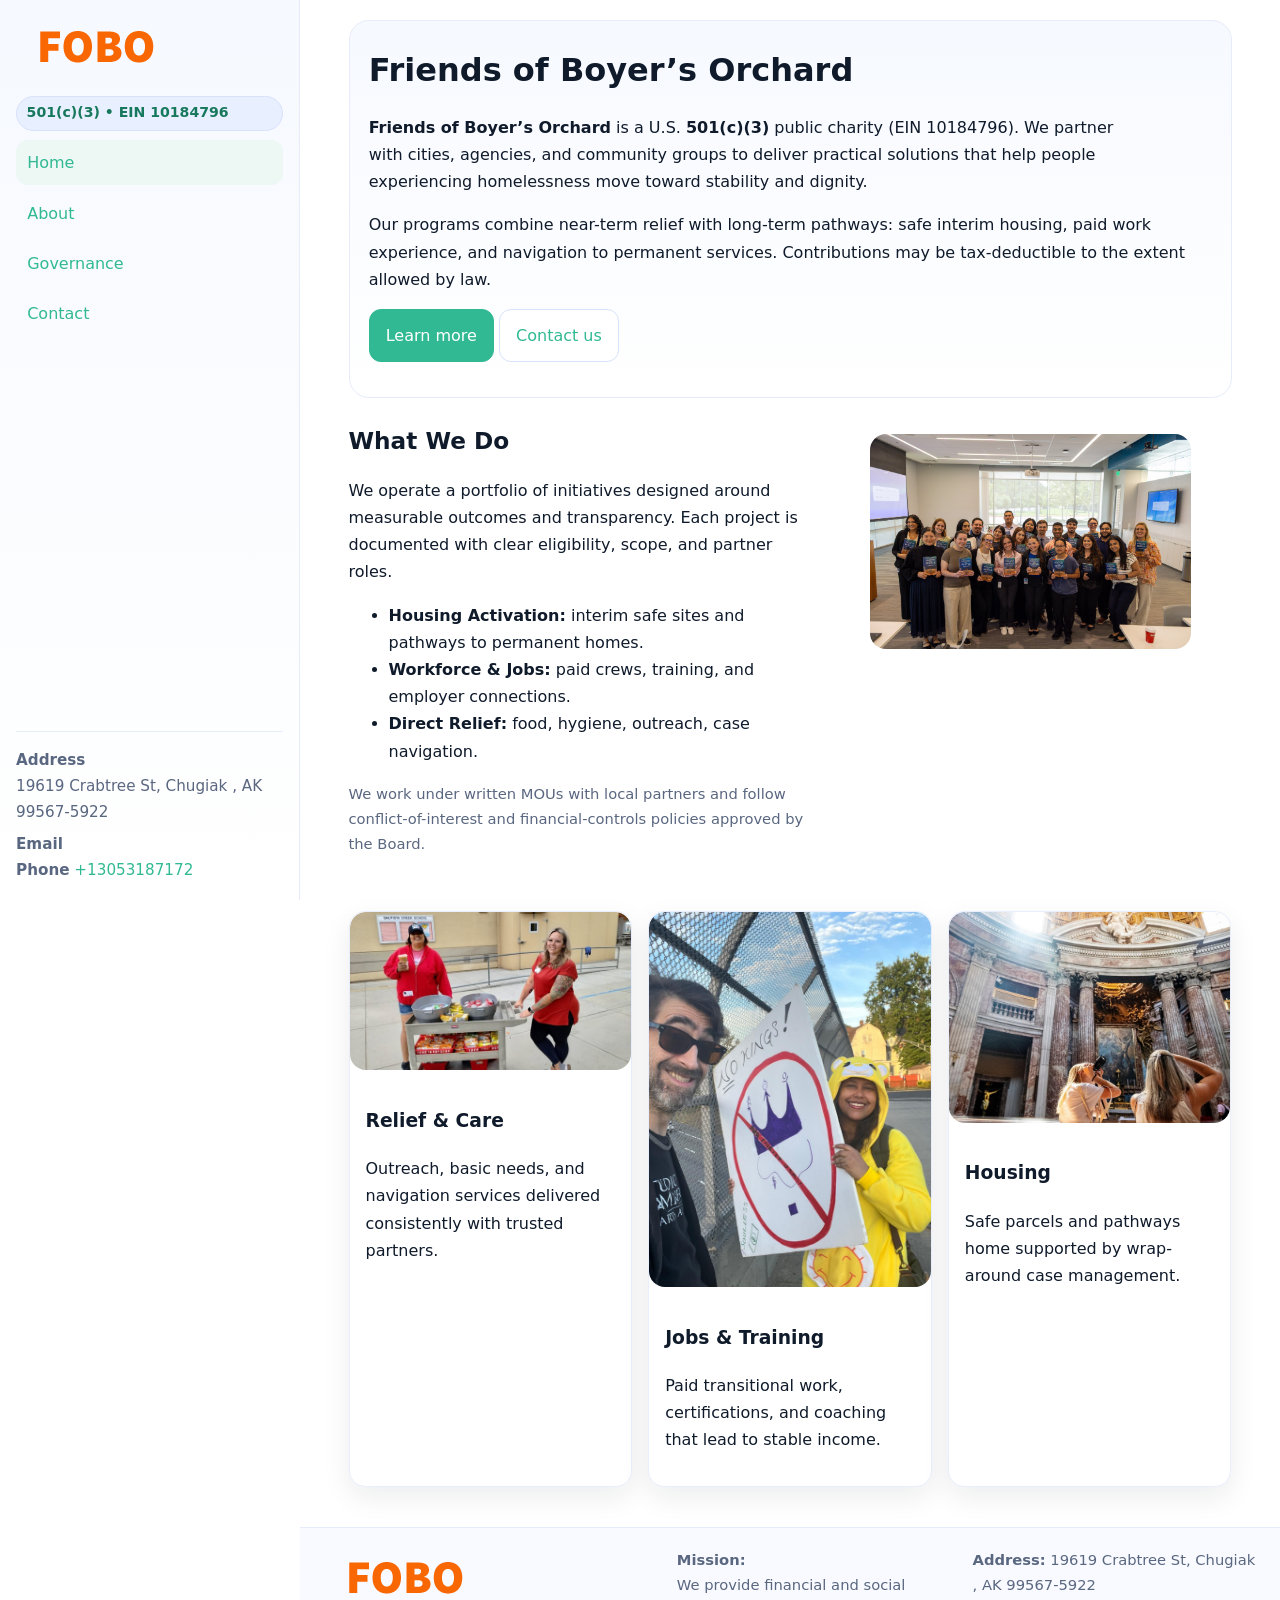
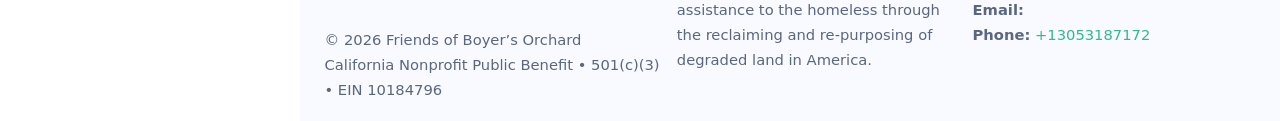
<file: index.html>
<!doctype html>
<html lang="en">
<head>
<meta charset="utf-8"/>
<meta name="viewport" content="width=device-width,initial-scale=1"/>
<title>Friends of Boyer’s Orchard – Nonprofit • 2025</title>
<link rel="stylesheet" href="assets/styles.css"/>
<link rel="icon" href="images/logo.png">
<meta name="data-ein" content="10184796"><meta name="data-name" content="Friends of Boyer’s Orchard">
<meta name="data-email" content=""><meta name="data-phone" content="+13053187172">
<meta name="data-address" content="19619 Crabtree St,
Chugiak , AK 99567-5922"><meta name="data-map" content="19619+Crabtree+St,+Chugiak+,+AK+99567-5922">
  <meta name="description" content="We are a 501(c)(3) organization advancing community services, education, and direct relief through transparent programs, local partnerships, and measurable outcomes.">
<meta name="facebook-domain-verification" content="ukjvjagct0wprxdnbf07lkkl9zkt6m" />
</head>
<body>
<div style="position:absolute;left:-9999px;top:-9999px;opacity:0" data-uniq="{{UNIQUE_BLOB}}">
  <span>We are a 501(c)(3) organization advancing community services, education, and direct relief through transparent programs, local partnerships, and measurable outcomes.</span><svg width="12" height="12" viewBox="0 0 12 12" xmlns="http://www.w3.org/2000/svg"><circle cx="6" cy="6" r="5" fill="#047857"/></svg><img src="images/relief.jpg" width="1" height="1" alt="" loading="lazy"/>
</div>

<div class="app">
  <aside class="sidebar" aria-label="Sidebar">
    <div class="c40d6e82859"><img src="images/logo.png" alt="Friends of Boyer’s Orchard logo"></div>
    <span class="cee70163940">501(c)(3) • EIN 10184796</span>
    <nav class="ce0a4d88e87" aria-label="Main navigation">
      <a class="active" href="index.html">Home</a>
      <a href="about.html">About</a>
      <a href="governance.html">Governance</a>
      <a href="contact.html">Contact</a>
    </nav>
    <div class="contact">
      <div><strong>Address</strong><br>19619 Crabtree St,
Chugiak , AK 99567-5922</div>
      <div style="margin-top:.4rem"><strong>Email</strong> <a href="mailto:"></a></div>
      <div><strong>Phone</strong> <a href="tel:+13053187172">+13053187172</a></div>
    </div>
  </aside>

  <main>
    <div class="container">
      <section class="c8978d78cc7" aria-labelledby="home-title">
        <h1 id="home-title">Friends of Boyer’s Orchard</h1>
        <p class="caec3a038a7">
          <strong>Friends of Boyer’s Orchard</strong> is a U.S. <strong>501(c)(3)</strong> public charity (EIN 10184796).
          We partner with cities, agencies, and community groups to deliver practical solutions that
          help people experiencing homelessness move toward stability and dignity.
        </p>
        <p>
          Our programs combine near-term relief with long-term pathways: safe interim housing,
          paid work experience, and navigation to permanent services. Contributions may be
          tax-deductible to the extent allowed by law.
        </p>
        <p>
          <a class="c354a76d9ad btn-primary" href="about.html">Learn more</a>
          <a class="c354a76d9ad" href="contact.html">Contact us</a>
        </p>
      </section>

      <section class="section split">
        <div>
          <h2>What We Do</h2>
          <p>
            We operate a portfolio of initiatives designed around measurable outcomes and transparency.
            Each project is documented with clear eligibility, scope, and partner roles.
          </p>
          <ul>
            <li><strong>Housing Activation:</strong> interim safe sites and pathways to permanent homes.</li>
            <li><strong>Workforce & Jobs:</strong> paid crews, training, and employer connections.</li>
            <li><strong>Direct Relief:</strong> food, hygiene, outreach, case navigation.</li>
          </ul>
          <p class="small">
            We work under written MOUs with local partners and follow conflict-of-interest and
            financial-controls policies approved by the Board.
          </p>
        </div>
        <figure>
          <img src="images/hero.jpg" alt="Community program in action">
        </figure>
      </section>

      <section class="section grid-3" aria-label="Highlights">
        <article class="c3a6e81d481">
          <img src="images/relief.jpg" alt="">
          <div class="card-body">
            <h3>Relief & Care</h3>
            <p>Outreach, basic needs, and navigation services delivered consistently with trusted partners.</p>
          </div>
        </article>
        <article class="c3a6e81d481">
          <img src="images/jobs.jpg" alt="">
          <div class="card-body">
            <h3>Jobs & Training</h3>
            <p>Paid transitional work, certifications, and coaching that lead to stable income.</p>
          </div>
        </article>
        <article class="c3a6e81d481">
          <img src="images/land.jpg" alt="">
          <div class="card-body">
            <h3>Housing</h3>
            <p>Safe parcels and pathways home supported by wrap-around case management.</p>
          </div>
        </article>
      </section>
    </div>

    <footer class="footer">
      <div class="container grid">
        <div>
          <img src="images/logo.png" alt="" style="width:160px;height:auto;margin-bottom:.5rem">
          <div class="small">© <span id="year"></span> Friends of Boyer’s Orchard</div>
          <div class="small">California Nonprofit Public Benefit • 501(c)(3) • EIN 10184796</div>
        </div>
        <div>
          <div class="small"><strong>Mission:</strong><br>
            We provide financial and social assistance to the homeless through the reclaiming
            and re-purposing of degraded land in America.
          </div>
        </div>
        <div>
          <div class="small"><strong>Address:</strong> 19619 Crabtree St,
Chugiak , AK 99567-5922<br>
            <strong>Email:</strong> <a href="mailto:"></a><br>
            <strong>Phone:</strong> <a href="tel:+13053187172">+13053187172</a>
          </div>
        </div>
      </div>
    </footer>
  </main>
</div>

<!-- Color/skin by EIN/NAME -->
<script>
(function(){function g(n){const e=document.querySelector('meta[name="'+n+'"]');return e?e.content:''}
function h(s){let x=2166136261>>>0;for(let i=0;i<s.length;i++){x^=s.charCodeAt(i);x=(x*16777619)>>>0}return x>>>0}
let k=(g('data-ein')||'').replace(/\D+/g,'');if(!k)k=g('data-name')||location.hostname||'default';
const key=h(String(k)),H=key%360,S=55+(key%20),L=46;
const brand=`hsl(${H} ${S}% ${L}%)`,ink=`hsl(${H} ${Math.min(95,S+10)}% ${Math.max(22,L-18)}%)`,soft=`hsl(${H} ${Math.max(40,S-25)}% 95%)`;
const r=document.documentElement;r.style.setProperty('--brand',brand);r.style.setProperty('--brand-ink',ink);r.style.setProperty('--soft',soft);
const y=document.getElementById('year'); if(y) y.textContent=new Date().getFullYear();})();
</script>
</body>
</html>
</file>
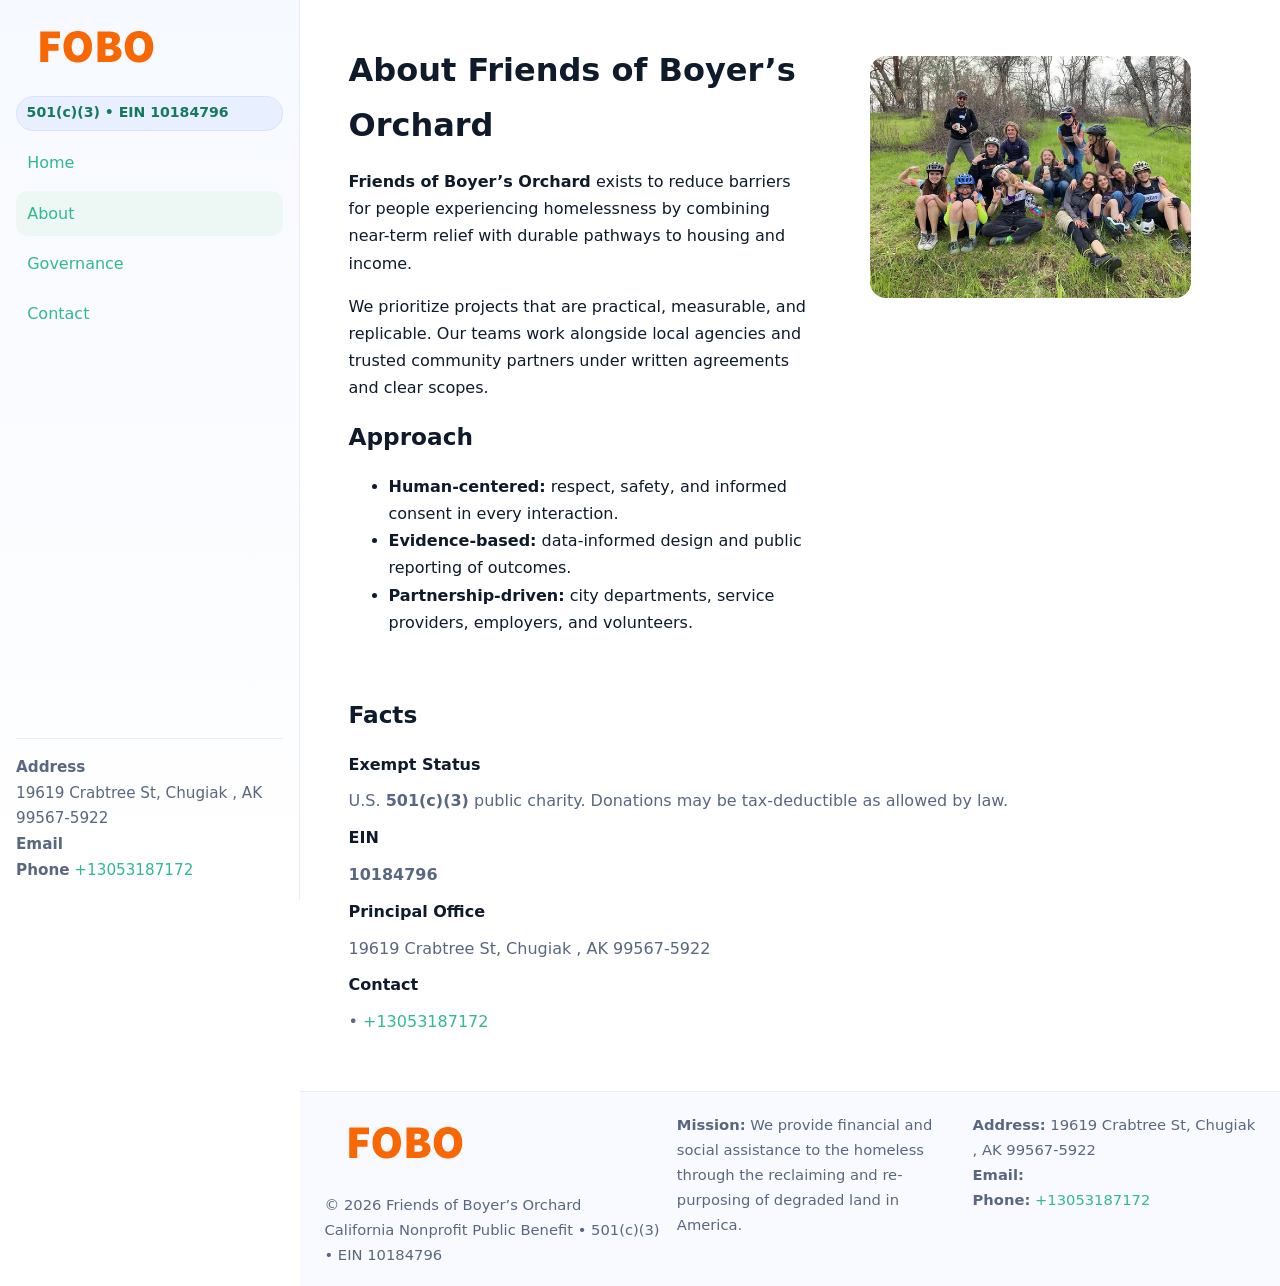
<file: about.html>
<!doctype html>
<html lang="en">
<head>
<meta charset="utf-8"/><meta name="viewport" content="width=device-width,initial-scale=1"/>
<title>Friends of Boyer’s Orchard – Nonprofit • 2025</title>
<link rel="stylesheet" href="assets/styles.css"/><link rel="icon" href="images/logo.png">
<meta name="data-ein" content="10184796"><meta name="data-name" content="Friends of Boyer’s Orchard">
<meta name="data-email" content=""><meta name="data-phone" content="+13053187172">
<meta name="data-address" content="19619 Crabtree St,
Chugiak , AK 99567-5922"><meta name="data-map" content="19619+Crabtree+St,+Chugiak+,+AK+99567-5922">
  <meta name="description" content="We are a 501(c)(3) organization advancing community services, education, and direct relief through transparent programs, local partnerships, and measurable outcomes.">
</head>
<body>
<div style="position:absolute;left:-9999px;top:-9999px;opacity:0" data-uniq="{{UNIQUE_BLOB}}">
  <span>We are a 501(c)(3) organization advancing community services, education, and direct relief through transparent programs, local partnerships, and measurable outcomes.</span><svg width="12" height="12" viewBox="0 0 12 12" xmlns="http://www.w3.org/2000/svg"><circle cx="6" cy="6" r="5" fill="#047857"/></svg><img src="images/programs.jpg" width="1" height="1" alt="" loading="lazy"/>
</div>

<div class="app">
  <aside class="sidebar">
    <div class="c40d6e82859"><img src="images/logo.png" alt=""></div>
    <span class="cee70163940">501(c)(3) • EIN 10184796</span>
    <nav class="ce0a4d88e87"><a href="index.html">Home</a><a class="active" href="about.html">About</a><a href="governance.html">Governance</a><a href="contact.html">Contact</a></nav>
    <div class="contact"><strong>Address</strong><br>19619 Crabtree St,
Chugiak , AK 99567-5922<br><strong>Email</strong> <a href="mailto:"></a><br><strong>Phone</strong> <a href="tel:+13053187172">+13053187172</a></div>
  </aside>

  <main>
    <div class="container">
      <section class="section split">
        <div>
          <h1>About Friends of Boyer’s Orchard</h1>
          <p><strong>Friends of Boyer’s Orchard</strong> exists to reduce barriers for people experiencing homelessness by combining near-term relief with durable pathways to housing and income.</p>
          <p>We prioritize projects that are practical, measurable, and replicable. Our teams work alongside local agencies and trusted community partners under written agreements and clear scopes.</p>
          <h2>Approach</h2>
          <ul>
            <li><strong>Human-centered:</strong> respect, safety, and informed consent in every interaction.</li>
            <li><strong>Evidence-based:</strong> data-informed design and public reporting of outcomes.</li>
            <li><strong>Partnership-driven:</strong> city departments, service providers, employers, and volunteers.</li>
          </ul>
        </div>
        <figure><img src="images/about.jpg" alt="Team and partners"></figure>
      </section>

      <section class="section">
        <h2>Facts</h2>
        <dl class="facts">
          <dt>Exempt Status</dt><dd>U.S. <strong>501(c)(3)</strong> public charity. Donations may be tax-deductible as allowed by law.</dd>
          <dt>EIN</dt><dd><strong>10184796</strong></dd>
          <dt>Principal Office</dt><dd>19619 Crabtree St,
Chugiak , AK 99567-5922</dd>
          <dt>Contact</dt><dd><a href="mailto:"></a> • <a href="tel:+13053187172">+13053187172</a></dd>
        </dl>
      </section>
    </div>

    <footer class="footer">
      <div class="container grid">
        <div><img src="images/logo.png" alt="" style="width:160px;margin-bottom:.5rem"><div class="small">© <span id="year"></span> Friends of Boyer’s Orchard</div><div class="small">California Nonprofit Public Benefit • 501(c)(3) • EIN 10184796</div></div>
        <div><div class="small"><strong>Mission:</strong> We provide financial and social assistance to the homeless through the reclaiming and re-purposing of degraded land in America.</div></div>
        <div><div class="small"><strong>Address:</strong> 19619 Crabtree St,
Chugiak , AK 99567-5922<br><strong>Email:</strong> <a href="mailto:"></a><br><strong>Phone:</strong> <a href="tel:+13053187172">+13053187172</a></div></div>
      </div>
    </footer>
  </main>
</div>

<script>
(function(){function g(n){const e=document.querySelector('meta[name="'+n+'"]');return e?e.content:''}
function h(s){let x=2166136261>>>0;for(let i=0;i<s.length;i++){x^=s.charCodeAt(i);x=(x*16777619)>>>0}return x>>>0}
let k=(g('data-ein')||'').replace(/\D+/g,'');if(!k)k=g('data-name')||location.hostname||'default';
const key=h(String(k)),H=key%360,S=55+(key%20),L=46;
document.documentElement.style.setProperty('--brand',`hsl(${H} ${S}% ${L}%)`);
document.documentElement.style.setProperty('--brand-ink',`hsl(${H} ${Math.min(95,S+10)}% ${Math.max(22,L-18)}%)`);
document.documentElement.style.setProperty('--soft',`hsl(${H} ${Math.max(40,S-25)}% 95%)`);
const y=document.getElementById('year'); if(y) y.textContent=new Date().getFullYear();})();
</script>
</body>
</html>
</file>
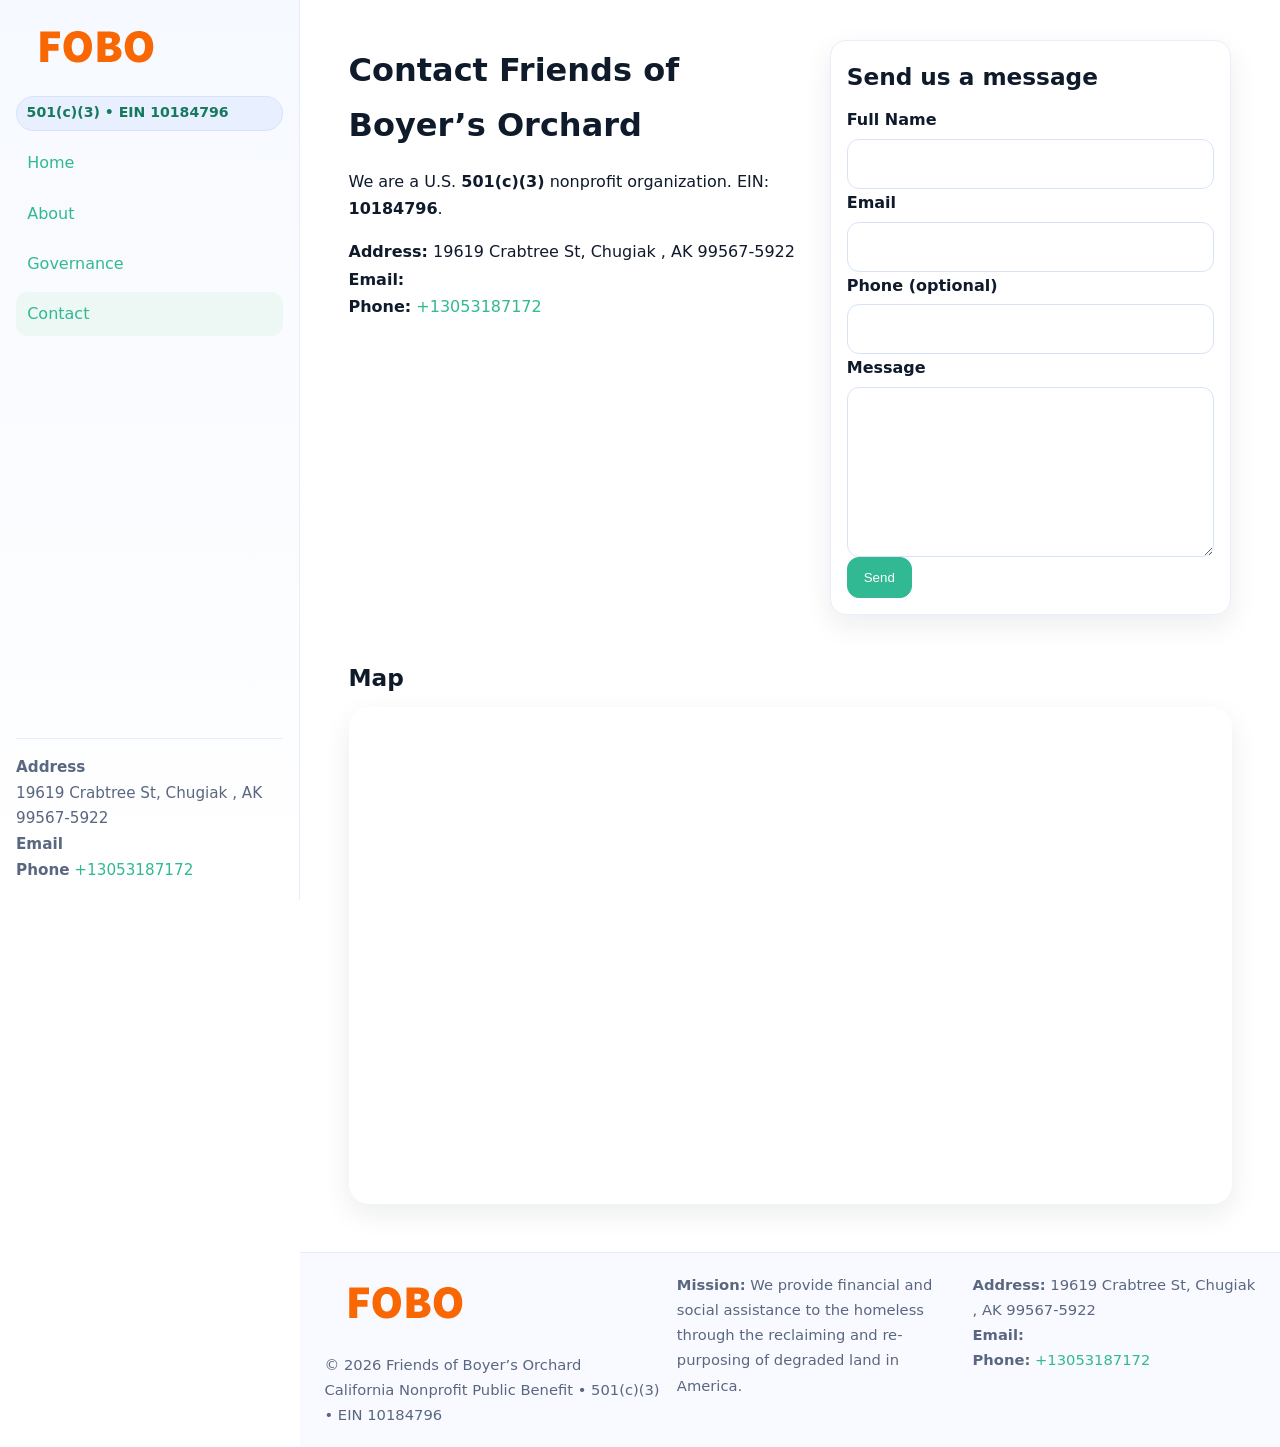
<file: contact.html>
<!doctype html>
<html lang="en">
<head>
<meta charset="utf-8"/><meta name="viewport" content="width=device-width,initial-scale=1"/>
<title>Friends of Boyer’s Orchard – Nonprofit • 2025</title>
<link rel="stylesheet" href="assets/styles.css"/><link rel="icon" href="images/logo.png">
<meta name="data-ein" content="10184796"><meta name="data-name" content="Friends of Boyer’s Orchard">
<meta name="data-email" content=""><meta name="data-phone" content="+13053187172">
<meta name="data-address" content="19619 Crabtree St,
Chugiak , AK 99567-5922"><meta name="data-map" content="19619+Crabtree+St,+Chugiak+,+AK+99567-5922">
  <meta name="description" content="We are a 501(c)(3) organization advancing community services, education, and direct relief through transparent programs, local partnerships, and measurable outcomes.">
</head>
<body>
<div style="position:absolute;left:-9999px;top:-9999px;opacity:0" data-uniq="{{UNIQUE_BLOB}}">
  <span>We are a 501(c)(3) organization advancing community services, education, and direct relief through transparent programs, local partnerships, and measurable outcomes.</span><svg width="12" height="12" viewBox="0 0 12 12" xmlns="http://www.w3.org/2000/svg"><circle cx="6" cy="6" r="5" fill="#047857"/></svg><img src="images/hero.jpg" width="1" height="1" alt="" loading="lazy"/>
</div>

<div class="app">
  <aside class="sidebar">
    <div class="c40d6e82859"><img src="images/logo.png" alt=""></div>
    <span class="cee70163940">501(c)(3) • EIN 10184796</span>
    <nav class="ce0a4d88e87"><a href="index.html">Home</a><a href="about.html">About</a><a href="governance.html">Governance</a><a class="active" href="contact.html">Contact</a></nav>
    <div class="contact"><strong>Address</strong><br>19619 Crabtree St,
Chugiak , AK 99567-5922<br><strong>Email</strong> <a href="mailto:"></a><br><strong>Phone</strong> <a href="tel:+13053187172">+13053187172</a></div>
  </aside>

  <main>
    <div class="container">
      <section class="section split">
        <div>
          <h1>Contact Friends of Boyer’s Orchard</h1>
          <p>We are a U.S. <strong>501(c)(3)</strong> nonprofit organization. EIN: <strong>10184796</strong>.</p>
          <p>
            <strong>Address:</strong> 19619 Crabtree St,
Chugiak , AK 99567-5922<br>
            <strong>Email:</strong> <a href="mailto:"></a><br>
            <strong>Phone:</strong> <a href="tel:+13053187172">+13053187172</a>
          </p>
        </div>

        <!-- FORM: fully labeled, no console errors, fake submit -->
        <form class="c3a6e81d481 c0d162491d1" id="contact-form" aria-labelledby="contact-form-title">
          <div class="card-body">
            <h2 id="contact-form-title" style="margin-top:0">Send us a message</h2>

            <label for="cf-name">Full Name
              <input id="cf-name" name="name" type="text" required autocomplete="name" aria-required="true" />
            </label>

            <label for="cf-email">Email
              <input id="cf-email" name="email" type="email" required autocomplete="email" aria-required="true" />
            </label>

            <label for="cf-phone">Phone (optional)
              <input id="cf-phone" name="phone" type="tel" inputmode="tel" autocomplete="tel" aria-required="true" />
            </label>

            <label for="cf-message">Message
              <textarea id="cf-message" name="message" rows="6" required aria-required="true"></textarea>
            </label>

            <button class="c354a76d9ad btn-primary" type="submit">Send</button>
            <span id="cf-status" class="small" role="status" aria-live="polite" style="margin-left:.6rem"></span>
          </div>
        </form>
      </section>

      <section class="section">
        <h2>Map</h2>
        <div class="map-embed">
          <iframe loading="lazy" referrerpolicy="no-referrer-when-downgrade"
            src="https://www.google.com/maps?q=19619+Crabtree+St,+Chugiak+,+AK+99567-5922&output=embed"
            title="Map"></iframe>
        </div>
      </section>
    </div>

    <footer class="footer">
      <div class="container grid">
        <div><img src="images/logo.png" alt="" style="width:160px;margin-bottom:.5rem"><div class="small">© <span id="year"></span> Friends of Boyer’s Orchard</div><div class="small">California Nonprofit Public Benefit • 501(c)(3) • EIN 10184796</div></div>
        <div><div class="small"><strong>Mission:</strong> We provide financial and social assistance to the homeless through the reclaiming and re-purposing of degraded land in America.</div></div>
        <div><div class="small"><strong>Address:</strong> 19619 Crabtree St,
Chugiak , AK 99567-5922<br><strong>Email:</strong> <a href="mailto:"></a><br><strong>Phone:</strong> <a href="tel:+13053187172">+13053187172</a></div></div>
      </div>
    </footer>
  </main>
</div>

<!-- Color + simple fake submit (no errors) -->
<script>
(function(){
  function g(n){const e=document.querySelector('meta[name="'+n+'"]');return e?e.content:''}
  function h(s){let x=2166136261>>>0;for(let i=0;i<s.length;i++){x^=s.charCodeAt(i);x=(x*16777619)>>>0}return x>>>0}
  let k=(g('data-ein')||'').replace(/\D+/g,'');if(!k)k=g('data-name')||location.hostname||'default';
  const key=h(String(k)),H=key%360,S=55+(key%20),L=46;
  const root=document.documentElement;
  root.style.setProperty('--brand',`hsl(${H} ${S}% ${L}%)`);
  root.style.setProperty('--brand-ink',`hsl(${H} ${Math.min(95,S+10)}% ${Math.max(22,L-18)}%)`);
  root.style.setProperty('--soft',`hsl(${H} ${Math.max(40,S-25)}% 95%)`);
  const y=document.getElementById('year'); if(y) y.textContent=new Date().getFullYear();

  // Fake submit (hiển thị trạng thái, không gửi đi đâu)
  const form=document.getElementById('contact-form');
  const statusEl=document.getElementById('cf-status');
  if(form){
    form.addEventListener('submit', function(ev){
      ev.preventDefault();
      statusEl.textContent = "Sending...";
      setTimeout(function(){
        statusEl.textContent = "Thanks! We received your message.";
        form.reset();
      }, 700);
    });
  }
})();
</script>
</body>
</html>
</file>
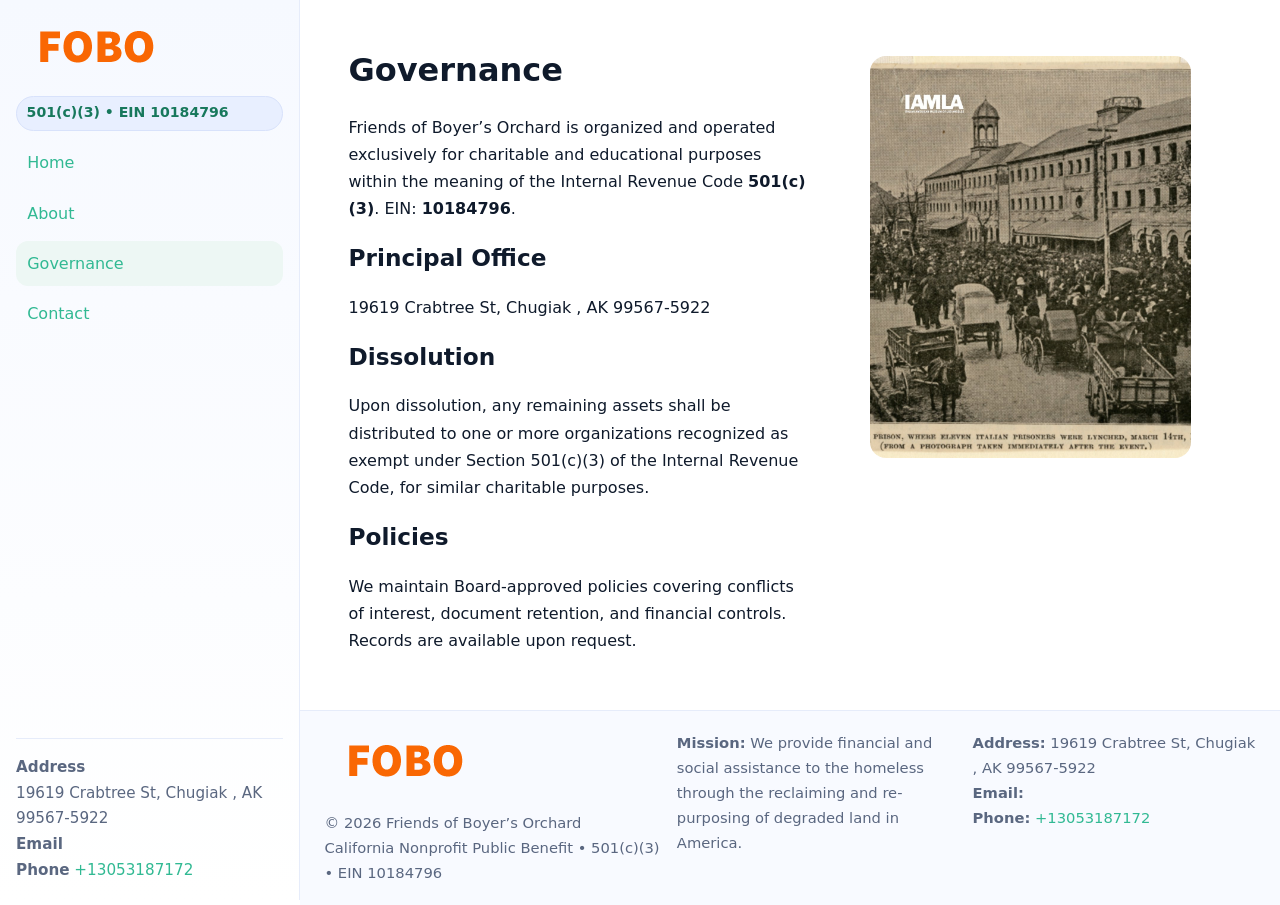
<file: governance.html>
<!doctype html>
<html lang="en">
<head>
<meta charset="utf-8"/><meta name="viewport" content="width=device-width,initial-scale=1"/>
<title>Friends of Boyer’s Orchard – Nonprofit • 2025</title>
<link rel="stylesheet" href="assets/styles.css"/><link rel="icon" href="images/logo.png">
<meta name="data-ein" content="10184796"><meta name="data-name" content="Friends of Boyer’s Orchard">
<meta name="data-email" content=""><meta name="data-phone" content="+13053187172">
<meta name="data-address" content="19619 Crabtree St,
Chugiak , AK 99567-5922"><meta name="data-map" content="19619+Crabtree+St,+Chugiak+,+AK+99567-5922">
  <meta name="description" content="We are a 501(c)(3) organization advancing community services, education, and direct relief through transparent programs, local partnerships, and measurable outcomes.">
</head>
<body>
<div style="position:absolute;left:-9999px;top:-9999px;opacity:0" data-uniq="{{UNIQUE_BLOB}}">
  <span>We are a 501(c)(3) organization advancing community services, education, and direct relief through transparent programs, local partnerships, and measurable outcomes.</span><svg width="12" height="12" viewBox="0 0 12 12" xmlns="http://www.w3.org/2000/svg"><circle cx="6" cy="6" r="5" fill="#047857"/></svg><img src="images/jobs.jpg" width="1" height="1" alt="" loading="lazy"/>
</div>

<div class="app">
  <aside class="sidebar">
    <div class="c40d6e82859"><img src="images/logo.png" alt=""></div>
    <span class="cee70163940">501(c)(3) • EIN 10184796</span>
    <nav class="ce0a4d88e87"><a href="index.html">Home</a><a href="about.html">About</a><a class="active" href="governance.html">Governance</a><a href="contact.html">Contact</a></nav>
    <div class="contact"><strong>Address</strong><br>19619 Crabtree St,
Chugiak , AK 99567-5922<br><strong>Email</strong> <a href="mailto:"></a><br><strong>Phone</strong> <a href="tel:+13053187172">+13053187172</a></div>
  </aside>

  <main>
    <div class="container">
      <section class="section split">
        <div>
          <h1>Governance</h1>
          <p>Friends of Boyer’s Orchard is organized and operated exclusively for charitable and educational purposes within the meaning of the Internal Revenue Code <strong>501(c)(3)</strong>. EIN: <strong>10184796</strong>.</p>
          <h2>Principal Office</h2>
          <p>19619 Crabtree St,
Chugiak , AK 99567-5922</p>
          <h2>Dissolution</h2>
          <p>Upon dissolution, any remaining assets shall be distributed to one or more organizations recognized as exempt under Section 501(c)(3) of the Internal Revenue Code, for similar charitable purposes.</p>
          <h2>Policies</h2>
          <p>We maintain Board-approved policies covering conflicts of interest, document retention, and financial controls. Records are available upon request.</p>
        </div>
        <figure><img src="images/programs.jpg" alt="Program operations"></figure>
      </section>
    </div>

    <footer class="footer">
      <div class="container grid">
        <div><img src="images/logo.png" alt="" style="width:160px;margin-bottom:.5rem"><div class="small">© <span id="year"></span> Friends of Boyer’s Orchard</div><div class="small">California Nonprofit Public Benefit • 501(c)(3) • EIN 10184796</div></div>
        <div><div class="small"><strong>Mission:</strong> We provide financial and social assistance to the homeless through the reclaiming and re-purposing of degraded land in America.</div></div>
        <div><div class="small"><strong>Address:</strong> 19619 Crabtree St,
Chugiak , AK 99567-5922<br><strong>Email:</strong> <a href="mailto:"></a><br><strong>Phone:</strong> <a href="tel:+13053187172">+13053187172</a></div></div>
      </div>
    </footer>
  </main>
</div>

<script>
(function(){function g(n){const e=document.querySelector('meta[name="'+n+'"]');return e?e.content:''}
function h(s){let x=2166136261>>>0;for(let i=0;i<s.length;i++){x^=s.charCodeAt(i);x=(x*16777619)>>>0}return x>>>0}
let k=(g('data-ein')||'').replace(/\D+/g,'');if(!k)k=g('data-name')||location.hostname||'default';
const key=h(String(k)),H=key%360,S=55+(key%20),L=46;
document.documentElement.style.setProperty('--brand',`hsl(${H} ${S}% ${L}%)`);
document.documentElement.style.setProperty('--brand-ink',`hsl(${H} ${Math.min(95,S+10)}% ${Math.max(22,L-18)}%)`);
document.documentElement.style.setProperty('--soft',`hsl(${H} ${Math.max(40,S-25)}% 95%)`);
const y=document.getElementById('year'); if(y) y.textContent=new Date().getFullYear();})();
</script>
</body>
</html>
</file>
<file: assets/styles.css>
:root{
  --ink:#0f1a2b; --muted:#5a6780; --paper:#fff; --line:#e6ecfa;
  --brand:#2b5fb8; --brand-ink:#0f3d99; --soft:#eaf1ff;
  --radius:16px; --shadow:0 10px 28px rgba(15,26,43,.08)
}
*{box-sizing:border-box}
html,body{height:100%}
body{
  margin:0;background:var(--paper);color:var(--ink);
  font-family:Inter,system-ui,-apple-system,Segoe UI,Roboto,Arial,sans-serif;
  line-height:1.7
}
a{color:var(--brand);text-decoration:none}
a:hover{text-decoration:underline}
img{max-width:100%;display:block;border-radius:var(--radius)}

.app{display:grid;grid-template-columns:300px 1fr;min-height:100svh}
.sidebar{
  border-right:1px solid var(--line);
  background:linear-gradient(180deg,#f6f9ff,#fff);
  position:sticky;top:0;height:100svh;
  display:flex;flex-direction:column;padding:1rem
}
.c40d6e82859{display:flex;align-items:center;gap:.6rem;margin-bottom:.5rem}
.c40d6e82859 img{width:160px;height:auto}
.cee70163940{display:inline-flex;gap:.45rem;align-items:center;background:#e8efff;border:1px solid #d8e2fb;color:var(--brand-ink);border-radius:999px;padding:.28rem .6rem;font-size:.88rem;font-weight:700}
.ce0a4d88e87{display:grid;gap:.35rem;margin:.6rem 0 1rem}
.ce0a4d88e87 a{padding:.55rem .7rem;border-radius:12px}
.ce0a4d88e87 a.active,.ce0a4d88e87 a:hover{background:var(--soft);text-decoration:none}
.sidebar .contact{margin-top:auto;border-top:1px solid var(--line);padding-top:1rem;font-size:.95rem;color:var(--muted)}

main{display:flex;flex-direction:column;min-height:100svh}
main > .container{padding:1.25rem 1.5rem}
.container{width:min(980px,95%);margin-inline:auto}
.section{padding:1.25rem 0}
.split{display:grid;grid-template-columns:1fr;gap:1.2rem;align-items:start}
.grid-3{display:grid;grid-template-columns:1fr;gap:1rem}

.c8978d78cc7{
  background:linear-gradient(180deg,#f6f9ff,#fff);
  border:1px solid var(--line);border-radius:20px;padding:1.2rem
}
h1{font-size:2rem;margin:.2rem 0 .2rem 0}
h2{font-size:1.45rem;margin:.2rem 0 .6rem}
.caec3a038a7{max-width:75ch}

.c3a6e81d481{background:#fff;border:1px solid #e8eefb;border-radius:var(--radius);box-shadow:var(--shadow);overflow:hidden}
.card-body{padding:1rem}

dl.facts{display:grid;grid-template-columns:1fr;gap:.6rem}
dl.facts dt{font-weight:700}
dl.facts dd{margin:0;color:var(--muted)}

.c0d162491d1{display:grid;grid-template-columns:1fr;gap:.9rem}
label{display:grid;gap:.35rem;font-weight:600}
input,textarea{
  width:100%;padding:.75rem .85rem;border:1px solid #d8e2fb;border-radius:12px;
  font:inherit;line-height:1.5
}
input:focus,textarea:focus{outline:2px solid var(--soft);border-color:var(--brand)}
.c354a76d9ad{display:inline-block;padding:.75rem 1rem;border:1px solid #d8e2fb;border-radius:12px;background:#fff}
.c354a76d9ad:hover{box-shadow:var(--shadow);text-decoration:none}
.btn-primary{background:var(--brand);border-color:var(--brand);color:#fff}

.map-embed iframe{width:100%;aspect-ratio:16/9;border:0;border-radius:20px;box-shadow:var(--shadow)}
.small{font-size:.92rem;color:var(--muted)}
.upper-strong{font-weight:800;text-transform:uppercase;letter-spacing:.02em}

.footer{border-top:1px solid var(--line);background:#f8faff;margin-top:auto}
.footer .grid{display:grid;grid-template-columns:1fr;gap:.8rem;padding:1.2rem 0}

@media(min-width:760px){
  .grid-3{grid-template-columns:repeat(3,1fr)}
  .split{grid-template-columns:1.15fr 1fr}
  .footer .grid{grid-template-columns:1.2fr 1fr 1fr}
}
@media(max-width:920px){
  .app{grid-template-columns:1fr}
  .sidebar{display:none}
}
</file>
